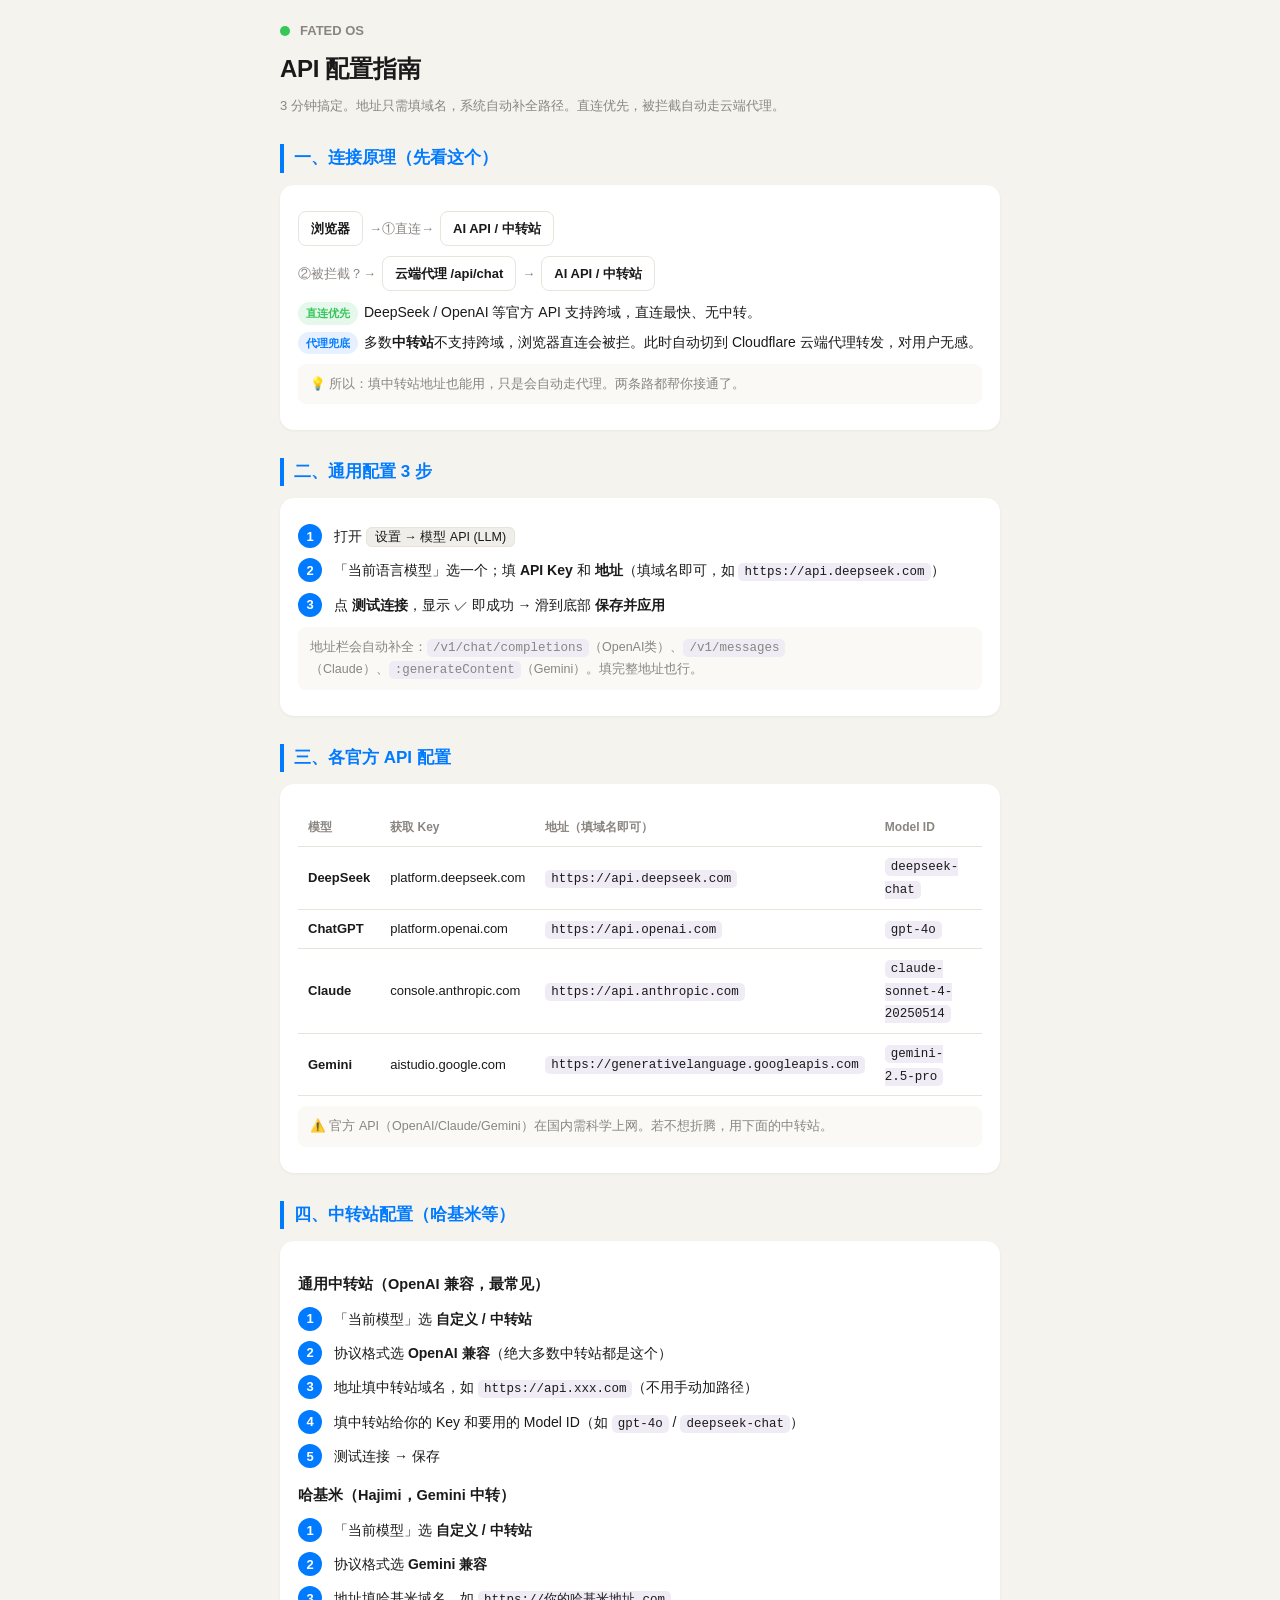
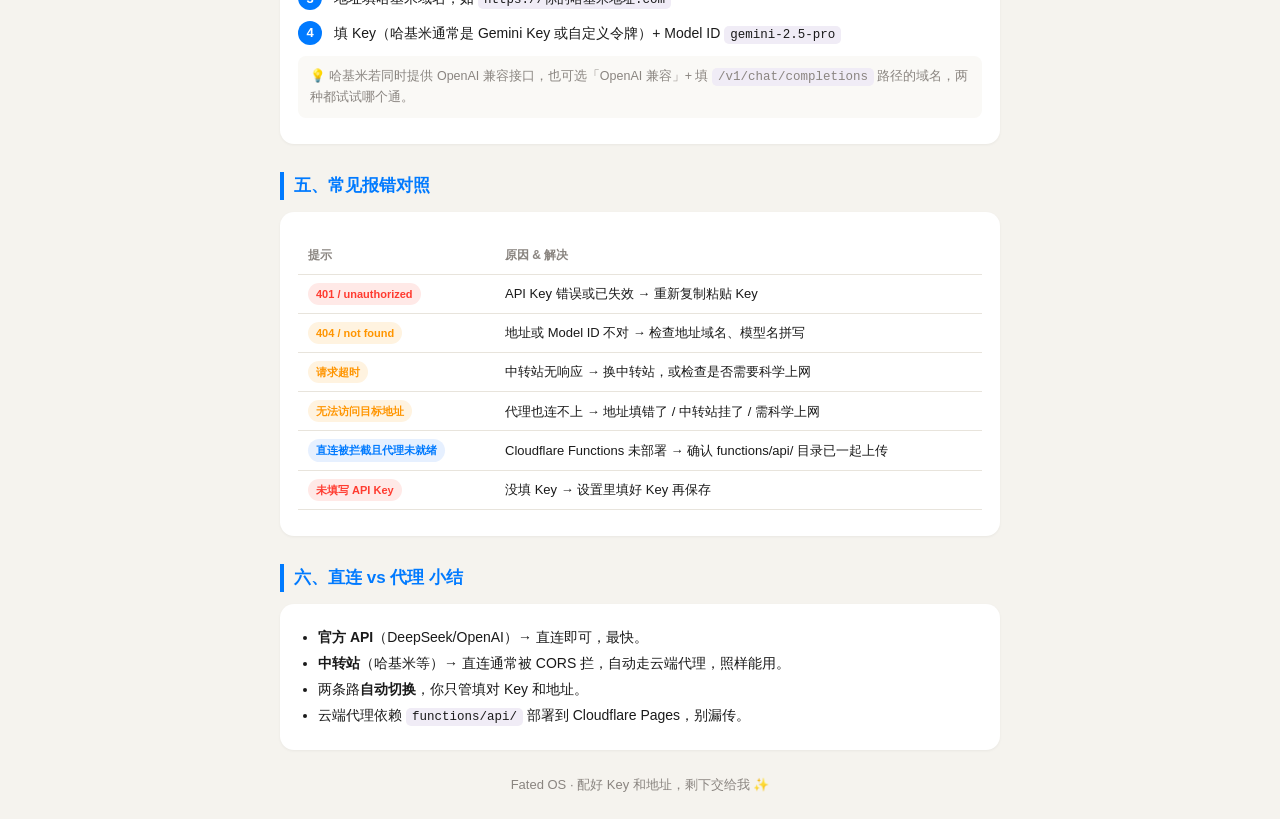
<file: api-guide.html>
<!DOCTYPE html>
<html lang="zh-CN">
<head>
<meta charset="UTF-8">
<meta name="viewport" content="width=device-width, initial-scale=1.0">
<title>Fated OS · API 配置指南</title>
<style>
  :root{
    --bg:#f5f3ee; --card:#fff; --ink:#1a1a1a; --faint:#8a8580; --line:#e8e4dc;
    --blue:#007AFF; --green:#34C759; --orange:#FF9500; --red:#FF3B30; --plum:#f0ecf6;
  }
  *{box-sizing:border-box;margin:0;padding:0;}
  body{font-family:-apple-system,BlinkMacSystemFont,'PingFang SC','Microsoft YaHei',sans-serif;
    background:var(--bg);color:var(--ink);line-height:1.65;padding:20px;max-width:760px;margin:0 auto;}
  h1{font-size:24px;margin:8px 0 4px;letter-spacing:-.3px;}
  h2{font-size:17px;margin:28px 0 10px;color:var(--blue);border-left:4px solid var(--blue);padding-left:10px;}
  h3{font-size:14.5px;margin:16px 0 6px;}
  p{margin:6px 0;font-size:14px;}
  .sub{color:var(--faint);font-size:13px;margin-bottom:18px;}
  .card{background:var(--card);border-radius:14px;padding:16px 18px;margin:12px 0;box-shadow:0 1px 3px rgba(0,0,0,.05);}
  .step{display:flex;gap:12px;align-items:flex-start;margin:10px 0;}
  .step .n{flex:none;width:24px;height:24px;border-radius:50%;background:var(--blue);color:#fff;
    font-size:13px;font-weight:700;display:flex;align-items:center;justify-content:center;}
  .step .c{font-size:14px;padding-top:1px;}
  code{background:var(--plum);padding:2px 6px;border-radius:5px;font-size:12.5px;font-family:'SF Mono',Consolas,monospace;}
  .kbd{background:#efeee9;border:1px solid var(--line);border-radius:6px;padding:2px 8px;font-size:12.5px;}
  .tag{display:inline-block;font-size:11px;font-weight:700;padding:2px 8px;border-radius:20px;margin-right:6px;}
  .tag.ok{background:#e6f7ec;color:var(--green);} .tag.warn{background:#fff3e0;color:var(--orange);}
  .tag.tip{background:#e6f0ff;color:var(--blue);} .tag.danger{background:#ffe9e7;color:var(--red);}
  table{width:100%;border-collapse:collapse;margin:10px 0;font-size:13px;}
  th,td{text-align:left;padding:8px 10px;border-bottom:1px solid var(--line);}
  th{color:var(--faint);font-weight:600;font-size:12px;}
  .note{font-size:12.5px;color:var(--faint);background:#faf9f6;border-radius:8px;padding:10px 12px;margin:10px 0;}
  .flow{display:flex;align-items:center;gap:6px;flex-wrap:wrap;font-size:13px;margin:10px 0;}
  .flow .box{background:var(--card);border:1px solid var(--line);border-radius:8px;padding:6px 12px;font-weight:600;}
  .flow .arr{color:var(--faint);}
  ul{margin:6px 0 6px 20px;font-size:14px;} li{margin:3px 0;}
  .topbar{display:flex;align-items:center;gap:10px;}
  .dot{width:10px;height:10px;border-radius:50%;background:var(--green);}
</style>
</head>
<body>

<div class="topbar"><span class="dot"></span><span style="font-size:13px;font-weight:700;color:var(--faint);">FATED OS</span></div>
<h1>API 配置指南</h1>
<p class="sub">3 分钟搞定。地址只需填域名，系统自动补全路径。直连优先，被拦截自动走云端代理。</p>

<h2>一、连接原理（先看这个）</h2>
<div class="card">
  <div class="flow">
    <span class="box">浏览器</span><span class="arr">→①直连→</span><span class="box">AI API / 中转站</span>
  </div>
  <div class="flow">
    <span class="arr">②被拦截？→</span><span class="box">云端代理 /api/chat</span><span class="arr">→</span><span class="box">AI API / 中转站</span>
  </div>
  <p style="margin-top:10px;"><span class="tag ok">直连优先</span>DeepSeek / OpenAI 等官方 API 支持跨域，直连最快、无中转。</p>
  <p><span class="tag tip">代理兜底</span>多数<b>中转站</b>不支持跨域，浏览器直连会被拦。此时自动切到 Cloudflare 云端代理转发，对用户无感。</p>
  <p class="note">💡 所以：填中转站地址也能用，只是会自动走代理。两条路都帮你接通了。</p>
</div>

<h2>二、通用配置 3 步</h2>
<div class="card">
  <div class="step"><span class="n">1</span><span class="c">打开 <span class="kbd">设置 → 模型 API (LLM)</span></span></div>
  <div class="step"><span class="n">2</span><span class="c">「当前语言模型」选一个；填 <b>API Key</b> 和 <b>地址</b>（填域名即可，如 <code>https://api.deepseek.com</code>）</span></div>
  <div class="step"><span class="n">3</span><span class="c">点 <b>测试连接</b>，显示 ✓ 即成功 → 滑到底部 <b>保存并应用</b></span></div>
  <p class="note">地址栏会自动补全：<code>/v1/chat/completions</code>（OpenAI类）、<code>/v1/messages</code>（Claude）、<code>:generateContent</code>（Gemini）。填完整地址也行。</p>
</div>

<h2>三、各官方 API 配置</h2>
<div class="card">
<table>
  <tr><th>模型</th><th>获取 Key</th><th>地址（填域名即可）</th><th>Model ID</th></tr>
  <tr><td><b>DeepSeek</b></td><td>platform.deepseek.com</td><td><code>https://api.deepseek.com</code></td><td><code>deepseek-chat</code></td></tr>
  <tr><td><b>ChatGPT</b></td><td>platform.openai.com</td><td><code>https://api.openai.com</code></td><td><code>gpt-4o</code></td></tr>
  <tr><td><b>Claude</b></td><td>console.anthropic.com</td><td><code>https://api.anthropic.com</code></td><td><code>claude-sonnet-4-20250514</code></td></tr>
  <tr><td><b>Gemini</b></td><td>aistudio.google.com</td><td><code>https://generativelanguage.googleapis.com</code></td><td><code>gemini-2.5-pro</code></td></tr>
</table>
<p class="note">⚠️ 官方 API（OpenAI/Claude/Gemini）在国内需科学上网。若不想折腾，用下面的中转站。</p>
</div>

<h2>四、中转站配置（哈基米等）</h2>
<div class="card">
  <h3>通用中转站（OpenAI 兼容，最常见）</h3>
  <div class="step"><span class="n">1</span><span class="c">「当前模型」选 <b>自定义 / 中转站</b></span></div>
  <div class="step"><span class="n">2</span><span class="c">协议格式选 <b>OpenAI 兼容</b>（绝大多数中转站都是这个）</span></div>
  <div class="step"><span class="n">3</span><span class="c">地址填中转站域名，如 <code>https://api.xxx.com</code>（不用手动加路径）</span></div>
  <div class="step"><span class="n">4</span><span class="c">填中转站给你的 Key 和要用的 Model ID（如 <code>gpt-4o</code> / <code>deepseek-chat</code>）</span></div>
  <div class="step"><span class="n">5</span><span class="c">测试连接 → 保存</span></div>

  <h3 style="margin-top:16px;">哈基米（Hajimi，Gemini 中转）</h3>
  <div class="step"><span class="n">1</span><span class="c">「当前模型」选 <b>自定义 / 中转站</b></span></div>
  <div class="step"><span class="n">2</span><span class="c">协议格式选 <b>Gemini 兼容</b></span></div>
  <div class="step"><span class="n">3</span><span class="c">地址填哈基米域名，如 <code>https://你的哈基米地址.com</code></span></div>
  <div class="step"><span class="n">4</span><span class="c">填 Key（哈基米通常是 Gemini Key 或自定义令牌）+ Model ID <code>gemini-2.5-pro</code></span></div>
  <p class="note">💡 哈基米若同时提供 OpenAI 兼容接口，也可选「OpenAI 兼容」+ 填 <code>/v1/chat/completions</code> 路径的域名，两种都试试哪个通。</p>
</div>

<h2>五、常见报错对照</h2>
<div class="card">
<table>
  <tr><th>提示</th><th>原因 & 解决</th></tr>
  <tr><td><span class="tag danger">401 / unauthorized</span></td><td>API Key 错误或已失效 → 重新复制粘贴 Key</td></tr>
  <tr><td><span class="tag warn">404 / not found</span></td><td>地址或 Model ID 不对 → 检查地址域名、模型名拼写</td></tr>
  <tr><td><span class="tag warn">请求超时</span></td><td>中转站无响应 → 换中转站，或检查是否需要科学上网</td></tr>
  <tr><td><span class="tag warn">无法访问目标地址</span></td><td>代理也连不上 → 地址填错了 / 中转站挂了 / 需科学上网</td></tr>
  <tr><td><span class="tag tip">直连被拦截且代理未就绪</span></td><td>Cloudflare Functions 未部署 → 确认 functions/api/ 目录已一起上传</td></tr>
  <tr><td><span class="tag danger">未填写 API Key</span></td><td>没填 Key → 设置里填好 Key 再保存</td></tr>
</table>
</div>

<h2>六、直连 vs 代理 小结</h2>
<div class="card">
  <ul>
    <li><b>官方 API</b>（DeepSeek/OpenAI）→ 直连即可，最快。</li>
    <li><b>中转站</b>（哈基米等）→ 直连通常被 CORS 拦，自动走云端代理，照样能用。</li>
    <li>两条路<b>自动切换</b>，你只管填对 Key 和地址。</li>
    <li>云端代理依赖 <code>functions/api/</code> 部署到 Cloudflare Pages，别漏传。</li>
  </ul>
</div>

<p class="sub" style="margin-top:24px;text-align:center;">Fated OS · 配好 Key 和地址，剩下交给我 ✨</p>

</body>
</html>
</file>
